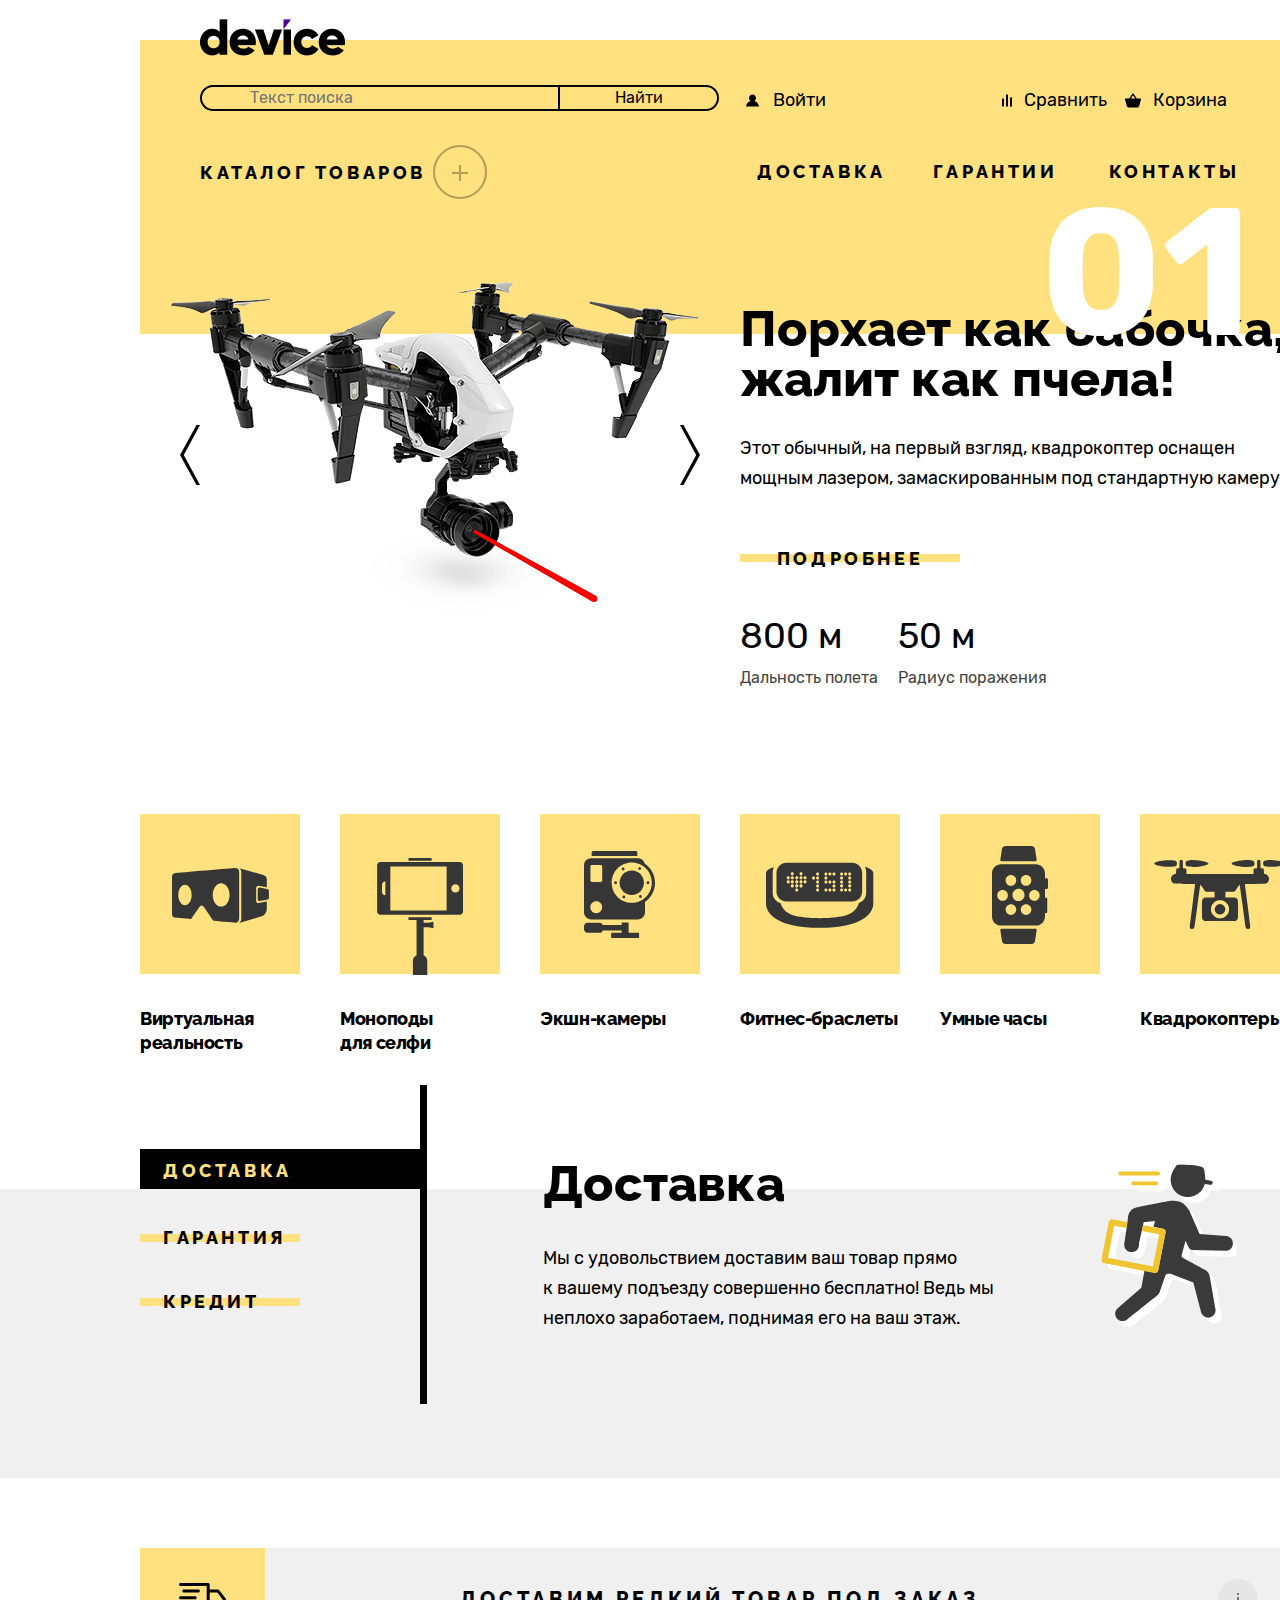
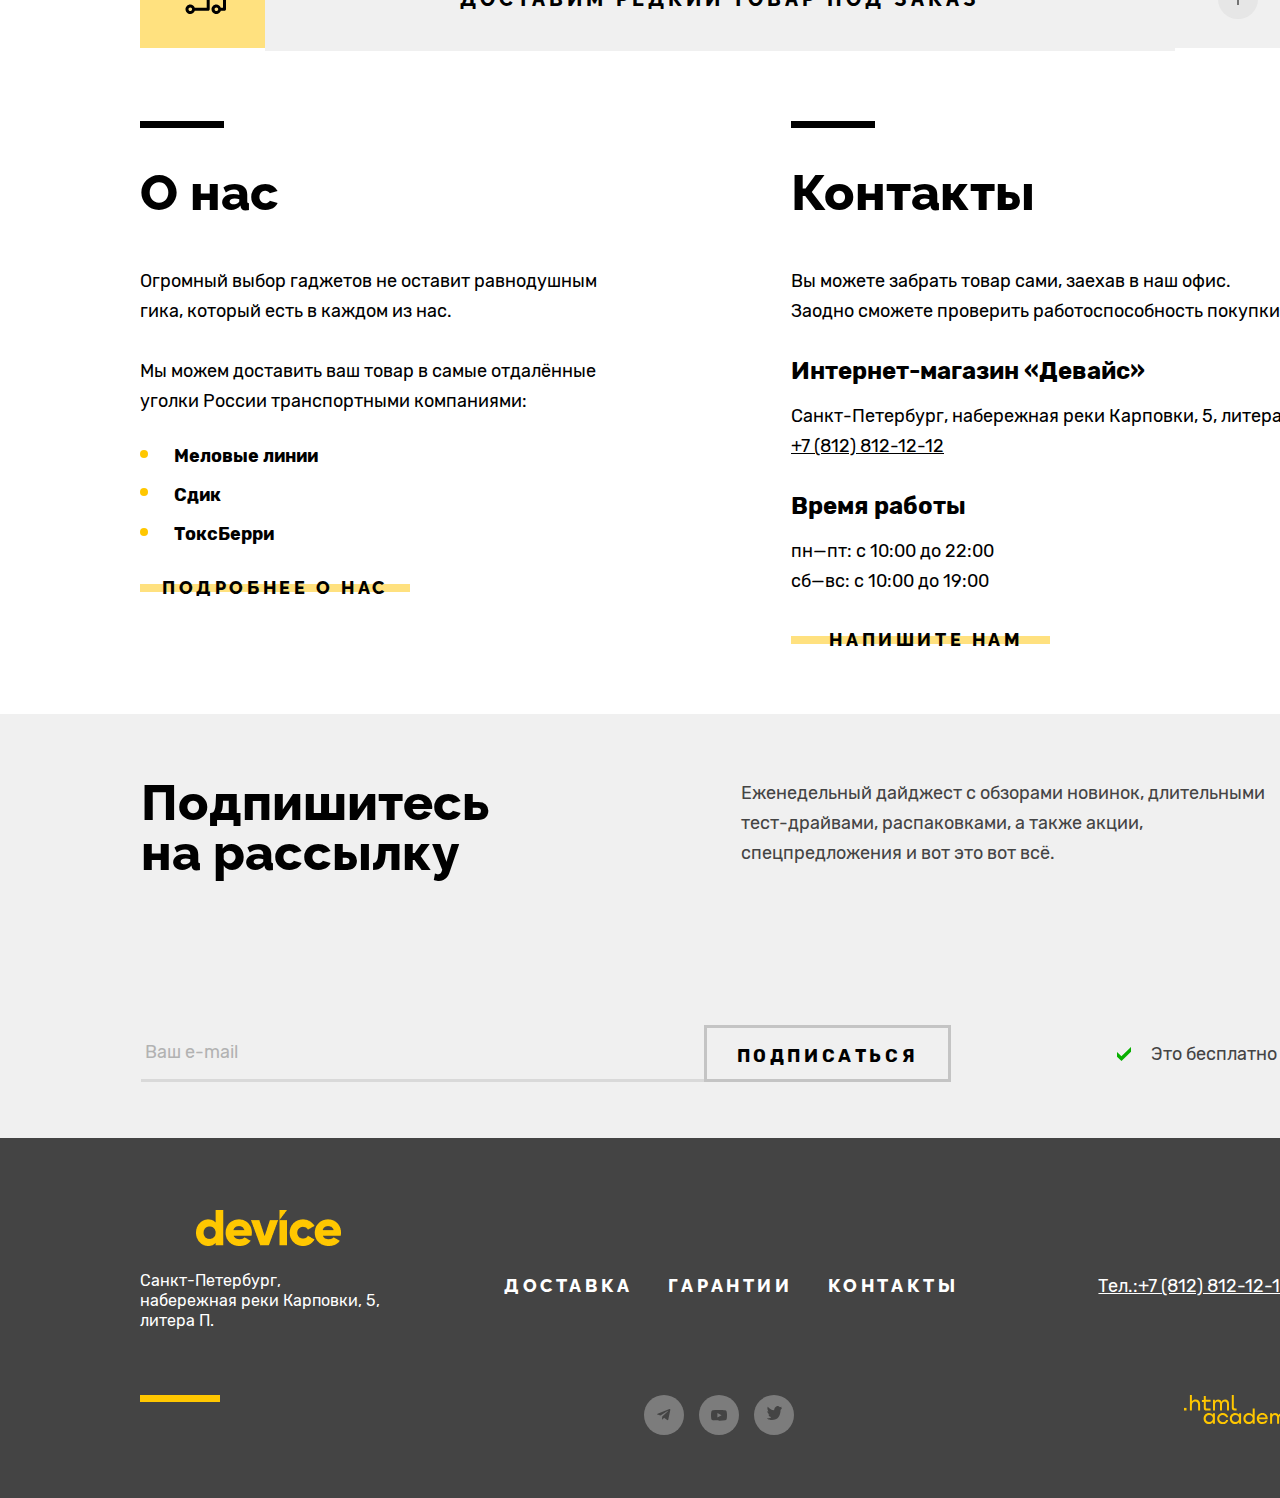
<file: index.html>
<!DOCTYPE html>
<html lang="ru">
  <head>
    <meta charset="utf-8">
    <title>HTML Academy: Девайс</title>
    <link rel="stylesheet" href="styles/style.css">
  </head>
  <body>
    <div class="conteiner">
      <header class="header">
        <h1 class="visually-hidden">device</h1>
        <a class="link header-logo" href="index.html">
          <img src="images/logo-black.png" alt="Логотип Девайс.">
        </a>
        <section class="header-search">
          <h2 class="visually-hidden">Поиск</h2>
          <form class="search-form" action="https://echo.htmlacademy.ru/" method="get">
            <input class="search-input" type="search" placeholder="Текст поиска" name="search">
            <button class="button button-search">Найти</button>
          </form>
        </section>
        <nav class="header-navigation">
          <h2 class="visually-hidden">Навигация по сайту</h2>
          <svg width="13" height="13" viewBox="0 0 13 13" fill="none" xmlns="http://www.w3.org/2000/svg">
            <path d="M0 12.3889H13C12.8 9.78892 10.9 7.58892 8.3 6.88892C9.3 6.28892 10 5.18892 10 3.88892C10 1.98892 8.4 0.388916 6.5 0.388916C4.6 0.388916 3 1.98892 3 3.88892C3 5.18892 3.7 6.28892 4.7 6.88892C2.1 7.58892 0.2 9.78892 0 12.3889Z" fill="black"/>
          </svg>
          <button class="button button-enter" type="subscribe">Войти</button>
          <svg width="10" height="13" viewBox="0 0 10 13" fill="none" xmlns="http://www.w3.org/2000/svg">
            <path d="M6 0.388916H4V12.3889H6V0.388916Z" fill="black"/>
            <path d="M2 4.38892H0V12.3889H2V4.38892Z" fill="black"/>
            <path d="M10 3.38892H8V12.3889H10V3.38892Z" fill="black"/>
          </svg>
          <ul class="header-navigation-items">
            <li class="header-navigation-item">
              <button class="button button-compare" type="button">Сравнить</button>
            </li>
            <svg width="16" height="15" viewBox="0 0 16 15" fill="none" xmlns="http://www.w3.org/2000/svg">
              <path d="M15.3 5.38892L11.8 5.58892L8.6 0.688916C8.5 0.488916 8.2 0.388916 8 0.388916C7.8 0.388916 7.5 0.488916 7.4 0.688916L4.2 5.58892H0.7C0.3 5.58892 0 5.88892 0 6.28892C0 6.38892 0 6.38892 0 6.48892L1.9 13.2889C2.1 13.9889 2.6 14.3889 3.3 14.3889H12.7C13.4 14.3889 13.9 13.9889 14.1 13.2889L16 6.38892C16 6.28892 16 6.28892 16 6.18892C16 5.78892 15.7 5.38892 15.3 5.38892ZM8 2.28892L10.2 5.48892H5.9L8 2.28892Z" fill="black"/>
            </svg>
            <li class="header-navigation-item">
              <a class="link link-basket" href="#">Корзина</a>
            </li>
          </ul>
        </nav>
        <section class="header-catalog">
          <h2 class="link header-navigation-good-link header-catalog-title">Каталог товаров</h2>
          <div class="catalog-open">
            <div class="plus-horizont"></div>
            <div class="plus-vertical"></div>
          </div>
          <ul class="catalog-menu">
            <li class="catalog-menu-item virtual-reality">
              <a class="catalog-menu-link" href="#">Виртуальная реальноть</a>
            </li>
            <li class="catalog-menu-item selfy-monopode">
              <a class="catalog-menu-link" href="#">Моноподы для селфи</a>
            </li>
            <li class="catalog-menu-item action-camera">
              <a class="catalog-menu-link" href="#">Экшн-камеры</a>
            </li>
            <li class="catalog-menu-item fitnes-braсelet">
              <a class="catalog-menu-link" href="#">Фитнес-браслеты</a>
            </li>
            <li class="catalog-menu-item smart-watch">
              <a class="catalog-menu-link" href="#">Умные часы</a>
            </li>
            <li class="catalog-menu-item quadrocopter">
              <a class="catalog-menu-link" href="#">Квадрокоптеры</a>
            </li>
          </ul>
          <ul class="header-navigation-goods">
            <li class="header-navigation-good header-delivery">
              <a class="link header-navigation-good-link" href="#">Доставка</a>
            </li>
            <li class="header-navigation-good header-garanty">
              <a class="link header-navigation-good-link" href="#">Гарантии</a>
            </li>
            <li class="header-navigation-good header-contacts">
              <a class="link header-navigation-good-link" href="#">Контакты</a>
            </li>
          </ul>
        </section>
      </header>
      <main class="main">
        <section class="good-descriptions">
          <h2 class="visually-hidden">Лидеры продаж</h2>
          <div class="slider">
            <svg class="arrow-left" width="20" height="60" viewBox="0 0 20 60" fill="none" xmlns="http://www.w3.org/2000/svg">
              <path d="M20 60H16.5L0 30L16.5 0H20L3.8 30L20 60Z" fill="black"/>
            </svg>
            <img class="photo-quadrocopter" src="images/quadrocopter.png" width="560" height="560" alt="Лидер продаж номер один - квадрокоптер">
            <svg class="arrow-right" width="20" height="60" viewBox="0 0 20 60" fill="none" xmlns="http://www.w3.org/2000/svg">
              <path d="M-5.24537e-06 1.74846e-06L3.49999 1.44248e-06L20 30L3.5 60L0 60L16.2 30L-5.24537e-06 1.74846e-06Z" fill="black"/>
            </svg>
          </div>
          <article class="good-description">
            <div class="header-number">01</div>
            <h3 class="good-description-title">Порхает как бабочка, жалит как пчела!</h3>
            <p class="good-description-item">Этот обычный, на первый взгляд, квадрокоптер оснащен<br>мощным лазером, замаскированным под стандартную камеру.</p>
            <div class="link-frame">
              <a class="link good-description-detailed" href="#"></a>
            </div>
            <ul class="good-characters">
              <li class="good-character">
                <p class="character-number">800 м</p>
                <p class="character-description">Дальность полета</p>
              </li>
              <li class="good-character">
                <p class="character-number">50 м</p>
                <p class="character-description">Радиус поражения</p>
              </li>
            </ul>
          </article>
        </section>
        <section class="good-groups">
          <h2 class="visually-hidden">Группы товаров</h2>
          <ul class="good-items">
            <li class="good-item">
              <a class="good-item-link" href="#">
                <div class="good-item-virtual">
                  <svg width="97" height="55" viewBox="0 0 97 55" fill="none" xmlns="http://www.w3.org/2000/svg">
                    <path d="M84.1314 32.639V20.003C84.1314 18.694 85.1764 17.633 86.4664 17.633L94.7924 19.214V11.02C94.7924 8.66497 93.0844 7.58897 90.5904 6.75497L67.4034 0.174968C69.0194 1.56597 69.2924 2.21497 69.2924 4.57097V49.78C69.2924 52.136 68.8424 53.846 67.3254 54.99L90.5904 47.925C92.9914 47.092 94.7924 43.709 94.7924 41.353V33.44L86.4664 35.007C85.1764 35.009 84.1314 33.947 84.1314 32.639Z" fill="#363636"/>
                    <path d="M95.1294 20.979L87.5314 19.535C86.5234 19.535 85.7074 20.364 85.7074 21.386V31.254C85.7074 32.277 86.5234 33.106 87.5314 33.106L95.1294 31.675C96.2834 31.256 96.9534 30.846 96.9534 29.823V22.83C96.9534 21.808 96.1874 21.323 95.1294 20.979Z" fill="#363636"/>
                    <path d="M67.1704 4.48297C67.1704 -0.597033 62.9384 0.0239677 62.9384 0.0239677C62.9384 0.0239677 5.83241 4.73797 2.83841 5.14497C-0.155585 5.55197 0.00141458 9.53197 0.00141458 9.53197C0.00141458 9.53197 0.000414578 42.069 0.000414578 45.812C0.000414578 49.555 2.59941 49.565 2.59941 49.565L19.0764 50.968L27.2124 39.3C27.2124 39.3 28.3214 37.472 29.7174 37.472C31.1144 37.472 32.1494 39.333 32.1494 39.333L41.2104 52.854C41.2104 52.854 60.1054 54.763 63.7314 54.763C67.3574 54.762 67.1704 49.739 67.1704 49.739C67.1704 49.739 67.1704 9.56297 67.1704 4.48297ZM12.9824 37.192C9.28442 37.192 6.28641 32.591 6.28641 26.917C6.28641 21.243 9.28442 16.642 12.9824 16.642C16.6804 16.642 19.6784 21.243 19.6784 26.917C19.6784 32.591 16.6804 37.192 12.9824 37.192ZM49.1404 38.618C44.4784 38.618 40.6994 33.379 40.6994 26.917C40.6994 20.454 44.4794 15.215 49.1404 15.215C53.8024 15.215 57.5824 20.454 57.5824 26.917C57.5824 33.379 53.8024 38.618 49.1404 38.618Z" fill="#363636"/>
                  </svg>
              </div>
              </a>
              <h3 class="good-item-title">Виртуальная реальность</h3>
            </li>
            <li class="good-item">
              <a class="good-item-link" href="#">
                <div class="good-item-selfy">
                  <svg width="87" height="117" viewBox="0 0 87 117" fill="none" xmlns="http://www.w3.org/2000/svg">
                    <path d="M82.821 4.011H3.33003C1.56903 4.011 0.142029 5.438 0.142029 7.199V53.612C0.142029 55.375 1.56903 56.801 3.33003 56.801H82.822C84.584 56.801 86.011 55.374 86.011 53.612V7.199C86.011 5.438 84.583 4.011 82.821 4.011ZM8.39203 37.236H8.16603C6.40403 37.236 4.97703 35.807 4.97703 34.047V26.764C4.97703 25.003 6.40403 23.576 8.16603 23.576H8.39203V37.236ZM69.623 52.408H13.341V8.402H69.623V52.408ZM78.4 34.552C76.111 34.552 74.254 32.697 74.254 30.405C74.254 28.113 76.11 26.258 78.4 26.258C80.691 26.258 82.548 28.113 82.548 30.405C82.548 32.697 80.691 34.552 78.4 34.552Z" fill="#363636"/>
                    <path d="M54.654 0H31.497V2.758H54.654V0Z" fill="#363636"/>
                    <path d="M46.608 64.861V61.888H54.654V59.13H31.498V61.888H39.543V97.134C37.404 98.072 35.908 100.206 35.908 102.693V117H50.243V102.693C50.243 100.207 48.748 98.072 46.607 97.136V69.146H51.403L56.454 70.359V63.648L51.403 64.861H46.608Z" fill="#363636"/>
                  </svg>
              </div>
              </a>
              <h3 class="good-item-title">Моноподы<br>для селфи</h3>
            </li>
            <li class="good-item">
              <a class="good-item-link" href="#">
                <div class="good-item-camera">
                  <svg width="72" height="87" viewBox="0 0 72 87" fill="none" xmlns="http://www.w3.org/2000/svg">
                    <path d="M53.349 1.49C53.349 0.754 52.771 0 52.038 0H9.053C8.32 0 7.672 0.754 7.672 1.49V5.012H53.348L53.349 1.49Z" fill="#363636"/>
                    <path d="M54.202 81.809H44.605V71.426H37.647V73.933H18.774C18.237 72.679 17.017 71.785 15.593 71.785H3.559C1.642 71.784 0 73.387 0 75.311V78.329C0 80.253 1.642 81.809 3.559 81.809H15.594C17.105 81.809 18.386 80.913 18.863 79.483H37.648V81.809H28.13C27.597 81.809 27.12 82.246 27.12 82.781V85.953C27.12 86.488 27.598 87.001 28.13 87.001H54.202C54.735 87.001 55.132 86.488 55.132 85.953V82.78C55.132 82.245 54.735 81.809 54.202 81.809Z" fill="#363636"/>
                    <path d="M60.666 12.39C59.805 9.453 57.099 7.34 53.895 7.34H7.148C3.25 7.34 0 10.449 0 14.361V61.261C0 65.173 3.25 68.382 7.148 68.382H53.895C57.793 68.382 61.021 65.173 61.021 61.261V50.915C67.087 46.711 71.022 39.704 71.022 31.751C71.021 23.672 66.89 16.57 60.666 12.39ZM12.238 62.151C8.979 62.151 6.337 59.501 6.337 56.23C6.337 52.96 8.979 50.308 12.238 50.308C15.497 50.308 18.14 52.96 18.14 56.23C18.14 59.501 15.497 62.151 12.238 62.151ZM18.199 29.546C18.199 30.332 17.564 30.968 16.781 30.968H7.841C7.058 30.968 6.423 30.331 6.423 29.546V15.386C6.423 14.6 7.058 13.963 7.841 13.963H16.78C17.563 13.963 18.198 14.6 18.198 15.386L18.199 29.546ZM47.762 51.858C36.686 51.858 27.705 42.848 27.705 31.735C27.705 20.622 36.685 11.611 47.762 11.611C58.839 11.611 67.82 20.621 67.82 31.735C67.82 42.849 58.839 51.858 47.762 51.858Z" fill="#363636"/>
                    <path d="M47.762 43.964C54.4932 43.964 59.95 38.4889 59.95 31.735C59.95 24.9811 54.4932 19.506 47.762 19.506C41.0308 19.506 35.574 24.9811 35.574 31.735C35.574 38.4889 41.0308 43.964 47.762 43.964Z" fill="#363636"/>
                    <path d="M31.562 33.171C32.3545 33.171 32.997 32.5285 32.997 31.736C32.997 30.9435 32.3545 30.301 31.562 30.301C30.7695 30.301 30.127 30.9435 30.127 31.736C30.127 32.5285 30.7695 33.171 31.562 33.171Z" fill="#363636"/>
                    <path d="M63.963 33.171C64.7555 33.171 65.398 32.5285 65.398 31.736C65.398 30.9435 64.7555 30.301 63.963 30.301C63.1705 30.301 62.528 30.9435 62.528 31.736C62.528 32.5285 63.1705 33.171 63.963 33.171Z" fill="#363636"/>
                    <path d="M39.109 19.429C39.9015 19.429 40.544 18.7865 40.544 17.994C40.544 17.2015 39.9015 16.559 39.109 16.559C38.3165 16.559 37.674 17.2015 37.674 17.994C37.674 18.7865 38.3165 19.429 39.109 19.429Z" fill="#363636"/>
                    <path d="M56.415 46.912C57.2048 46.912 57.845 46.2691 57.845 45.476C57.845 44.6829 57.2048 44.04 56.415 44.04C55.6252 44.04 54.985 44.6829 54.985 45.476C54.985 46.2691 55.6252 46.912 56.415 46.912Z" fill="#363636"/>
                    <path d="M55.697 19C56.4895 19 57.132 18.3575 57.132 17.565C57.132 16.7725 56.4895 16.13 55.697 16.13C54.9045 16.13 54.262 16.7725 54.262 17.565C54.262 18.3575 54.9045 19 55.697 19Z" fill="#363636"/>
                    <path d="M39.828 47.341C40.6205 47.341 41.263 46.6985 41.263 45.906C41.263 45.1135 40.6205 44.471 39.828 44.471C39.0355 44.471 38.393 45.1135 38.393 45.906C38.393 46.6985 39.0355 47.341 39.828 47.341Z" fill="#363636"/>
                  </svg>
              </div>
              </a>
              <h3 class="good-item-title">Экшн-камеры</h3>
            </li>
            <li class="good-item">
              <a class="good-item-link" href="#">
                <div class="good-item-bracelet">
                  <svg width="108" height="66" viewBox="0 0 108 66" fill="none" xmlns="http://www.w3.org/2000/svg">
                    <path d="M98.967 5.07411C99.719 6.51511 100.176 8.15411 100.176 9.89211V30.9941C100.176 35.6101 97.084 39.5211 92.93 40.8941C91.605 44.8811 89.152 48.7481 84.879 51.3261C76.203 56.5571 53.755 56.1631 53.681 56.1631C53.603 56.1631 31.168 56.5581 22.492 51.3261C18.276 48.7811 15.784 44.9791 14.45 41.0471C10.032 39.8381 6.694 35.7961 6.694 30.9941V9.89311C6.694 8.20511 7.121 6.61111 7.833 5.20011C4.17 6.10911 0 7.91811 0 11.4341C0 17.6771 0 37.1211 0 41.4171C0 51.6681 11.839 65.8501 53.657 65.8501C95.477 65.8501 107.314 51.6681 107.314 41.4171C107.314 37.1211 107.314 17.6771 107.314 11.4341C107.313 7.75011 102.738 5.94011 98.967 5.07411Z" fill="#363636"/>
                    <path d="M20.561 39.4591H86.084C91.648 39.4591 96.158 34.9461 96.158 29.3821V10.9351C96.158 5.37211 91.648 0.860107 86.084 0.860107H20.561C14.997 0.860107 10.486 5.37111 10.486 10.9351V29.3821C10.486 34.9461 14.997 39.4591 20.561 39.4591ZM83.695 10.4681C84.562 10.4681 85.264 11.1711 85.264 12.0381C85.264 12.9041 84.562 13.6071 83.695 13.6071C82.828 13.6071 82.127 12.9041 82.127 12.0381C82.127 11.1701 82.828 10.4681 83.695 10.4681ZM83.695 14.5071C84.562 14.5071 85.264 15.2101 85.264 16.0751C85.264 16.9421 84.562 17.6441 83.695 17.6441C82.828 17.6441 82.127 16.9421 82.127 16.0751C82.127 15.2101 82.828 14.5071 83.695 14.5071ZM83.695 18.5461C84.562 18.5461 85.264 19.2481 85.264 20.1151C85.264 20.9811 84.562 21.6841 83.695 21.6841C82.828 21.6841 82.127 20.9811 82.127 20.1151C82.127 19.2481 82.828 18.5461 83.695 18.5461ZM83.695 22.3731C84.562 22.3731 85.264 23.0771 85.264 23.9421C85.264 24.8091 84.562 25.5101 83.695 25.5101C82.828 25.5101 82.127 24.8091 82.127 23.9421C82.127 23.0761 82.828 22.3731 83.695 22.3731ZM83.695 26.4121C84.562 26.4121 85.264 27.1141 85.264 27.9811C85.264 28.8461 84.562 29.5491 83.695 29.5491C82.828 29.5491 82.127 28.8451 82.127 27.9811C82.127 27.1141 82.828 26.4121 83.695 26.4121ZM79.656 10.4681C80.523 10.4681 81.224 11.1711 81.224 12.0381C81.224 12.9041 80.523 13.6071 79.656 13.6071C78.791 13.6071 78.088 12.9041 78.088 12.0381C78.088 11.1701 78.791 10.4681 79.656 10.4681ZM79.656 26.4121C80.523 26.4121 81.224 27.1141 81.224 27.9811C81.224 28.8461 80.523 29.5491 79.656 29.5491C78.791 29.5491 78.088 28.8451 78.088 27.9811C78.088 27.1141 78.791 26.4121 79.656 26.4121ZM75.619 10.4681C76.484 10.4681 77.187 11.1711 77.187 12.0381C77.187 12.9041 76.484 13.6071 75.619 13.6071C74.752 13.6071 74.05 12.9041 74.05 12.0381C74.05 11.1701 74.752 10.4681 75.619 10.4681ZM75.619 14.5071C76.484 14.5071 77.187 15.2101 77.187 16.0751C77.187 16.9421 76.484 17.6441 75.619 17.6441C74.752 17.6441 74.05 16.9421 74.05 16.0751C74.05 15.2101 74.752 14.5071 75.619 14.5071ZM75.619 18.5461C76.484 18.5461 77.187 19.2481 77.187 20.1151C77.187 20.9811 76.484 21.6841 75.619 21.6841C74.752 21.6841 74.05 20.9811 74.05 20.1151C74.05 19.2481 74.752 18.5461 75.619 18.5461ZM75.619 22.3731C76.484 22.3731 77.187 23.0771 77.187 23.9421C77.187 24.8091 76.484 25.5101 75.619 25.5101C74.752 25.5101 74.05 24.8091 74.05 23.9421C74.05 23.0761 74.752 22.3731 75.619 22.3731ZM75.619 26.4121C76.484 26.4121 77.187 27.1141 77.187 27.9811C77.187 28.8461 76.484 29.5491 75.619 29.5491C74.752 29.5491 74.05 28.8451 74.05 27.9811C74.05 27.1141 74.752 26.4121 75.619 26.4121ZM67.965 10.4681C68.832 10.4681 69.533 11.1711 69.533 12.0381C69.533 12.9041 68.832 13.6071 67.965 13.6071C67.098 13.6071 66.397 12.9041 66.397 12.0381C66.396 11.1701 67.1 10.4681 67.965 10.4681ZM67.965 18.5461C68.832 18.5461 69.533 19.2481 69.533 20.1151C69.533 20.9811 68.832 21.6841 67.965 21.6841C67.098 21.6841 66.397 20.9811 66.397 20.1151C66.396 19.2481 67.1 18.5461 67.965 18.5461ZM67.965 22.4271C68.832 22.4271 69.533 23.1281 69.533 23.9951C69.533 24.8601 68.832 25.5641 67.965 25.5641C67.098 25.5641 66.397 24.8601 66.397 23.9951C66.396 23.1281 67.1 22.4271 67.965 22.4271ZM67.965 26.4121C68.832 26.4121 69.533 27.1141 69.533 27.9811C69.533 28.8461 68.832 29.5491 67.965 29.5491C67.098 29.5491 66.397 28.8451 66.397 27.9811C66.396 27.1141 67.1 26.4121 67.965 26.4121ZM63.926 10.4681C64.793 10.4681 65.496 11.1711 65.496 12.0381C65.496 12.9041 64.793 13.6071 63.926 13.6071C63.061 13.6071 62.357 12.9041 62.357 12.0381C62.356 11.1701 63.061 10.4681 63.926 10.4681ZM63.926 18.5461C64.793 18.5461 65.496 19.2481 65.496 20.1151C65.496 20.9811 64.793 21.6841 63.926 21.6841C63.061 21.6841 62.357 20.9811 62.357 20.1151C62.356 19.2481 63.061 18.5461 63.926 18.5461ZM63.926 26.4121C64.793 26.4121 65.496 27.1141 65.496 27.9811C65.496 28.8461 64.793 29.5491 63.926 29.5491C63.061 29.5491 62.357 28.8451 62.357 27.9811C62.356 27.1141 63.061 26.4121 63.926 26.4121ZM59.888 10.4681C60.753 10.4681 61.457 11.1711 61.457 12.0381C61.457 12.9041 60.753 13.6071 59.888 13.6071C59.021 13.6071 58.32 12.9041 58.32 12.0381C58.319 11.1701 59.021 10.4681 59.888 10.4681ZM59.888 14.5071C60.753 14.5071 61.457 15.2101 61.457 16.0751C61.457 16.9421 60.753 17.6441 59.888 17.6441C59.021 17.6441 58.32 16.9421 58.32 16.0751C58.319 15.2101 59.021 14.5071 59.888 14.5071ZM59.888 18.5461C60.753 18.5461 61.457 19.2481 61.457 20.1151C61.457 20.9811 60.753 21.6841 59.888 21.6841C59.021 21.6841 58.32 20.9811 58.32 20.1151C58.319 19.2481 59.021 18.5461 59.888 18.5461ZM59.888 26.4121C60.753 26.4121 61.457 27.1141 61.457 27.9811C61.457 28.8461 60.753 29.5491 59.888 29.5491C59.021 29.5491 58.32 28.8451 58.32 27.9811C58.319 27.1141 59.021 26.4121 59.888 26.4121ZM51.598 10.4681C52.465 10.4681 53.167 11.1711 53.167 12.0381C53.167 12.9041 52.465 13.6071 51.598 13.6071C50.731 13.6071 50.03 12.9041 50.03 12.0381C50.029 11.1701 50.731 10.4681 51.598 10.4681ZM51.598 14.5071C52.465 14.5071 53.167 15.2101 53.167 16.0751C53.167 16.9421 52.465 17.6441 51.598 17.6441C50.731 17.6441 50.03 16.9421 50.03 16.0751C50.029 15.2101 50.731 14.5071 51.598 14.5071ZM51.598 18.5461C52.465 18.5461 53.167 19.2481 53.167 20.1151C53.167 20.9811 52.465 21.6841 51.598 21.6841C50.731 21.6841 50.03 20.9811 50.03 20.1151C50.029 19.2481 50.731 18.5461 51.598 18.5461ZM51.598 22.4271C52.465 22.4271 53.167 23.1281 53.167 23.9951C53.167 24.8601 52.465 25.5641 51.598 25.5641C50.731 25.5641 50.03 24.8601 50.03 23.9951C50.029 23.1281 50.731 22.4271 51.598 22.4271ZM51.598 26.4121C52.465 26.4121 53.167 27.1141 53.167 27.9811C53.167 28.8461 52.465 29.5491 51.598 29.5491C50.731 29.5491 50.03 28.8451 50.03 27.9811C50.029 27.1141 50.731 26.4121 51.598 26.4121ZM47.559 14.5071C48.426 14.5071 49.127 15.2101 49.127 16.0751C49.127 16.9421 48.426 17.6441 47.559 17.6441C46.692 17.6441 45.99 16.9421 45.99 16.0751C45.99 15.2101 46.691 14.5071 47.559 14.5071ZM39.057 14.2951C39.922 14.2951 40.626 14.9981 40.626 15.8631C40.626 16.7301 39.922 17.4321 39.057 17.4321C38.19 17.4321 37.486 16.7291 37.486 15.8631C37.486 14.9981 38.189 14.2951 39.057 14.2951ZM39.057 18.3331C39.922 18.3331 40.626 19.0361 40.626 19.9031C40.626 20.7691 39.922 21.4731 39.057 21.4731C38.19 21.4731 37.486 20.7691 37.486 19.9031C37.486 19.0361 38.189 18.3331 39.057 18.3331ZM35.018 10.2551C35.883 10.2551 36.586 10.9581 36.586 11.8251C36.586 12.6911 35.882 13.3931 35.018 13.3931C34.151 13.3931 33.449 12.6901 33.449 11.8251C33.449 10.9581 34.15 10.2551 35.018 10.2551ZM35.018 14.2951C35.883 14.2951 36.586 14.9981 36.586 15.8631C36.586 16.7301 35.882 17.4321 35.018 17.4321C34.151 17.4321 33.449 16.7291 33.449 15.8631C33.449 14.9981 34.15 14.2951 35.018 14.2951ZM35.018 18.3331C35.883 18.3331 36.586 19.0361 36.586 19.9031C36.586 20.7691 35.882 21.4731 35.018 21.4731C34.151 21.4731 33.449 20.7691 33.449 19.9031C33.449 19.0361 34.15 18.3331 35.018 18.3331ZM35.018 22.3731C35.883 22.3731 36.586 23.0771 36.586 23.9421C36.586 24.8091 35.882 25.5101 35.018 25.5101C34.151 25.5101 33.449 24.8091 33.449 23.9421C33.449 23.0761 34.15 22.3731 35.018 22.3731ZM30.764 14.2951C31.631 14.2951 32.333 14.9981 32.333 15.8631C32.333 16.7301 31.631 17.4321 30.764 17.4321C29.897 17.4321 29.196 16.7291 29.196 15.8631C29.196 14.9981 29.897 14.2951 30.764 14.2951ZM30.764 18.3331C31.631 18.3331 32.333 19.0361 32.333 19.9031C32.333 20.7691 31.631 21.4731 30.764 21.4731C29.897 21.4731 29.196 20.7691 29.196 19.9031C29.196 19.0361 29.897 18.3331 30.764 18.3331ZM30.764 22.3731C31.631 22.3731 32.333 23.0771 32.333 23.9421C32.333 24.8091 31.631 25.5101 30.764 25.5101C29.897 25.5101 29.196 24.8091 29.196 23.9421C29.196 23.0761 29.897 22.3731 30.764 22.3731ZM30.764 26.4121C31.631 26.4121 32.333 27.1141 32.333 27.9811C32.333 28.8461 31.631 29.5491 30.764 29.5491C29.897 29.5491 29.196 28.8451 29.196 27.9811C29.196 27.1141 29.897 26.4121 30.764 26.4121ZM26.3 10.2551C27.167 10.2551 27.871 10.9581 27.871 11.8251C27.871 12.6911 27.167 13.3931 26.3 13.3931C25.435 13.3931 24.731 12.6901 24.731 11.8251C24.731 10.9581 25.435 10.2551 26.3 10.2551ZM26.3 14.2951C27.167 14.2951 27.871 14.9981 27.871 15.8631C27.871 16.7301 27.167 17.4321 26.3 17.4321C25.435 17.4321 24.731 16.7291 24.731 15.8631C24.731 14.9981 25.435 14.2951 26.3 14.2951ZM26.3 18.3331C27.167 18.3331 27.871 19.0361 27.871 19.9031C27.871 20.7691 27.167 21.4731 26.3 21.4731C25.435 21.4731 24.731 20.7691 24.731 19.9031C24.731 19.0361 25.435 18.3331 26.3 18.3331ZM26.3 22.3731C27.167 22.3731 27.871 23.0771 27.871 23.9421C27.871 24.8091 27.167 25.5101 26.3 25.5101C25.435 25.5101 24.731 24.8091 24.731 23.9421C24.731 23.0761 25.435 22.3731 26.3 22.3731ZM22.263 14.2951C23.128 14.2951 23.832 14.9981 23.832 15.8631C23.832 16.7301 23.128 17.4321 22.263 17.4321C21.396 17.4321 20.694 16.7291 20.694 15.8631C20.694 14.9981 21.396 14.2951 22.263 14.2951ZM22.263 18.3331C23.128 18.3331 23.832 19.0361 23.832 19.9031C23.832 20.7691 23.128 21.4731 22.263 21.4731C21.396 21.4731 20.694 20.7691 20.694 19.9031C20.694 19.0361 21.396 18.3331 22.263 18.3331Z" fill="#363636"/>
                  </svg>
              </div>
              </a>
              <h3 class="good-item-title">Фитнес-браслеты</h3>
            </li>
            <li class="good-item">
              <a class="good-item-link" href="#">
                <div class="good-item-watch">
                  <svg width="57" height="98" viewBox="0 0 57 98" fill="none" xmlns="http://www.w3.org/2000/svg">
                    <path d="M54.494 32.197H52.979V27.557C52.979 22.505 48.892 18.371 43.897 18.371H9.082C4.086 18.372 0 22.505 0 27.557V70.425C0 75.477 4.087 79.61 9.083 79.61H43.898C48.893 79.61 52.98 75.477 52.98 70.425V67.01H54.495C54.91 67.01 55.252 66.666 55.252 66.246V52.467C55.252 52.046 54.91 51.701 54.495 51.701H52.98V42.913H54.495C55.327 42.913 56.009 42.225 56.009 41.382V33.728C56.008 32.886 55.326 32.197 54.494 32.197ZM34.082 29.088C37.008 29.088 39.381 31.486 39.381 34.446C39.381 37.406 37.008 39.804 34.082 39.804C31.156 39.804 28.784 37.406 28.784 34.446C28.784 31.486 31.156 29.088 34.082 29.088ZM18.945 29.088C21.87 29.088 24.243 31.486 24.243 34.446C24.243 37.406 21.87 39.804 18.945 39.804C16.019 39.804 13.647 37.406 13.647 34.446C13.647 31.486 16.019 29.088 18.945 29.088ZM5.297 49.397C5.297 46.438 7.668 44.039 10.595 44.039C13.521 44.039 15.893 46.438 15.893 49.397C15.893 52.356 13.52 54.755 10.595 54.755C7.668 54.756 5.297 52.356 5.297 49.397ZM18.945 68.894C16.019 68.894 13.647 66.496 13.647 63.536C13.647 60.576 16.019 58.178 18.945 58.178C21.87 58.178 24.243 60.576 24.243 63.536C24.243 66.496 21.87 68.894 18.945 68.894ZM20.435 48.991C20.435 45.609 23.146 42.867 26.49 42.867C29.834 42.867 32.545 45.609 32.545 48.991C32.545 52.373 29.834 55.115 26.49 55.115C23.146 55.114 20.435 52.373 20.435 48.991ZM34.082 68.894C31.156 68.894 28.784 66.496 28.784 63.536C28.784 60.576 31.156 58.178 34.082 58.178C37.008 58.178 39.381 60.576 39.381 63.536C39.381 66.496 37.008 68.894 34.082 68.894ZM42.384 54.756C39.457 54.756 37.086 52.357 37.086 49.398C37.086 46.439 39.457 44.04 42.384 44.04C45.31 44.04 47.682 46.439 47.682 49.398C47.682 52.356 45.31 54.756 42.384 54.756Z" fill="#363636"/>
                    <path d="M9.646 15.31H43.333C44.176 15.31 44.765 14.629 44.639 13.796L43.023 3.028C43.023 3.028 43.023 3.027 43.021 3.026C42.771 1.362 41.189 0 39.506 0H13.474C11.788 0 10.206 1.362 9.957 3.028L8.342 13.795C8.217 14.628 8.803 15.31 9.646 15.31Z" fill="#363636"/>
                    <path d="M43.333 82.671H9.646C8.803 82.671 8.217 83.354 8.342 84.187L9.957 94.954C10.207 96.62 11.789 97.982 13.473 97.982H39.505C41.189 97.982 42.771 96.62 43.022 94.956V94.954L44.637 84.187C44.765 83.354 44.176 82.671 43.333 82.671Z" fill="#363636"/>
                  </svg>
              </div>
              </a>
              <h3 class="good-item-title">Умные часы</h3>
            </li>
            <li class="good-item">
              <a class="good-item-link" href="#">
                <div class="good-item-quadrocopter">
                  <svg width="133" height="70" viewBox="0 0 133 70" fill="none" xmlns="http://www.w3.org/2000/svg">
                    <path d="M12.0523 0.257913C6.50738 0.745213 1.83838 1.85073 0.575275 2.93033C-0.147425 3.54653 -0.147425 3.54653 0.342875 4.08653C0.987375 4.80623 4.05628 5.73151 7.59048 6.32281C11.5885 6.99081 20.1003 7.01622 21.3136 6.37412C22.5255 5.70612 22.9376 4.96048 22.9376 3.39268C22.9376 1.77398 22.3185 0.976689 20.7198 0.540189C19.274 0.154289 14.9415 1.33812e-05 12.0523 0.257913Z" fill="#363636"/>
                    <path d="M25.7745 0.488281C25.6451 0.771481 25.5162 2.5962 25.5162 4.6001C25.5162 8.6611 25.6715 8.3784 23.3243 8.5332L22.2935 8.6103L22.0352 13.6986L20.8487 13.9818C18.2696 14.6498 16.8497 16.577 17.0572 19.2762C17.1851 21.2034 18.088 22.617 19.6358 23.3631C20.7447 23.8763 21.1055 23.9012 30.8819 23.9012C36.4268 23.9012 41.0191 23.9798 41.0704 24.0819C41.1212 24.2103 39.961 33.4891 38.4908 44.7206C37.046 55.9511 35.8077 65.7177 35.7823 66.3866C35.731 68.0038 36.6085 69.0077 38.13 69.0077C39.3673 69.0077 40.1417 68.3661 40.4513 67.1063C40.5807 66.5926 41.9469 56.7733 43.4694 45.285C44.9914 33.8221 46.3322 24.4163 46.4098 24.4163C46.5128 24.4163 47.4928 25.8294 48.6022 27.552C51.5421 32.178 51.0011 31.8689 56.2375 31.8689H60.5959V37.4987L55.4631 37.5758C50.7429 37.6529 50.2531 37.7028 49.5818 38.191C48.009 39.3482 47.9568 39.606 47.9568 49.1676C47.9568 58.7018 47.9832 58.9596 49.4793 60.2174L50.3304 60.9127H81.6956L82.5462 60.2174C84.0423 58.9596 84.0667 58.7018 84.0667 49.1676C84.0667 39.6061 84.0159 39.3483 82.4437 38.191C81.7728 37.7027 81.2826 37.6529 76.5619 37.5758L71.4301 37.4987V31.8689H75.7895C81.0239 31.8689 80.4829 32.178 83.4233 27.552C84.5337 25.8293 85.5131 24.4163 85.6167 24.4163C85.6929 24.4163 87.0356 33.8221 88.5562 45.285C90.0787 56.7733 91.4458 66.5926 91.5748 67.1063C91.8844 68.3661 92.6568 69.0077 93.8961 69.0077C95.4176 69.0077 96.2955 68.0038 96.2428 66.3866C96.2174 65.7177 94.9791 55.9511 93.5338 44.7206C92.065 33.4892 90.9029 24.2103 90.9557 24.0819C91.0065 23.9798 95.5973 23.9012 101.145 23.9012C110.921 23.9012 111.281 23.8763 112.389 23.3631C113.937 22.617 114.839 21.2034 114.968 19.2762C115.175 16.577 113.757 14.6497 111.177 13.9818L109.99 13.6986L109.734 8.6103L108.702 8.5332C106.355 8.3784 106.508 8.6611 106.508 4.6001C106.508 2.5962 106.38 0.771481 106.252 0.488281C106.045 0.128381 105.709 0 104.884 0C104.265 0 103.646 0.128394 103.464 0.308594C103.258 0.514194 103.155 1.77392 103.155 4.24072C103.155 6.70802 103.052 7.9678 102.845 8.1728C102.666 8.3525 101.944 8.48091 101.196 8.48091C99.5699 8.48091 99.5445 8.53311 99.5445 11.5913V13.8784H32.4806V11.5913C32.4806 8.53321 32.4557 8.48091 30.8307 8.48091C30.0822 8.48091 29.3605 8.3525 29.1803 8.1728C28.9728 7.9677 28.8702 6.70802 28.8702 4.24072C28.8702 1.77392 28.7672 0.514094 28.5606 0.308594C28.3799 0.128394 27.7603 0 27.1417 0C26.317 0 25.9815 0.128481 25.7745 0.488281ZM68.6173 40.6084C71.506 41.5068 74.0089 44.001 74.7833 46.7764C75.2218 48.3194 75.0929 50.9922 74.4991 52.5596C73.8028 54.4346 71.8145 56.5694 69.9337 57.4951C68.6437 58.1367 68.1798 58.2139 66.0128 58.2139C63.8463 58.2139 63.3819 58.1368 62.0924 57.4951C60.2081 56.5693 58.2233 54.4346 57.5265 52.5596C56.9337 50.9922 56.8038 48.3194 57.2428 46.7764C57.9908 44.0528 60.4923 41.5069 63.3043 40.6084C65.3165 39.9659 66.6046 39.9659 68.6173 40.6084Z" fill="#363636"/>
                    <path d="M63.794 44.4375C61.7574 45.3633 60.2872 48.0869 60.7252 50.168C61.4991 53.8448 65.5484 55.7207 68.7208 53.8701C70.7062 52.7119 71.712 50.3232 71.172 48.0869C70.6036 45.6963 68.4376 43.9492 66.0128 43.9492C65.3673 43.9493 64.3873 44.1807 63.794 44.4375Z" fill="#363636"/>
                    <path d="M36.0919 0.154283C32.1715 0.822283 31.5787 1.28518 31.5787 3.59808C31.5787 5.42278 32.0426 6.0141 33.8468 6.5537C35.3966 7.0161 41.0192 7.06787 44.3468 6.68207C51.2076 5.85977 55.6686 4.13766 54.0455 2.93006C52.7804 2.03016 49.1432 1.05358 44.9913 0.539977C42.5157 0.231977 36.9952 -1.67042e-05 36.0919 0.154283Z" fill="#363636"/>
                    <path d="M89.4845 0.257917C83.1652 0.848217 77.6202 2.339 77.6202 3.4439C77.6202 5.1661 85.461 6.91361 93.2501 6.93951C99.0538 6.93951 100.446 6.2974 100.446 3.5982C100.446 1.774 99.8273 0.976616 98.0734 0.514216C96.4239 0.102616 92.3985 1.71959e-05 89.4845 0.257917Z" fill="#363636"/>
                    <path d="M112.776 0.283308C110.996 0.514308 109.758 1.05383 109.346 1.77403C108.959 2.54453 109.036 4.67781 109.5 5.34581C110.428 6.65681 111.152 6.81109 116.568 6.81109C120.23 6.81109 122.37 6.68221 124.435 6.32281C127.969 5.73151 131.038 4.80623 131.683 4.08653C132.173 3.54653 132.173 3.54653 131.45 2.93033C130.109 1.79943 125.492 0.745217 119.534 0.257917C116.053 -0.0252828 115.046 -0.0252922 112.776 0.283308Z" fill="#363636"/>
                  </svg>
              </div>
              </a>
              <h3 class="good-item-title">Квадрокоптеры</h3>
            </li>
          </ul>
        </section>
        <div class="container-service">
          <section class="main-navigation">
            <h2 class="visually-hidden">Услуги</h2>
            <ul class="main-navigation-items">
              <li class="main-navigation-item main-navigation-item-dark">
                <a href="#" class="link main-navigation-link main-navigation-link-delivery"></a>
              </li>
              <li class="main-navigation-item main-navigation-item-light">
                <a href="#" class="link main-navigation-link main-navigation-link-garanty"></a>
              </li>
              <li class="main-navigation-item main-navigation-item-light">
                <a href="#" class="link main-navigation-link main-navigation-link-credit"></a>
              </li>
            </ul>
            <article class="main-navigation-item-service">
              <h2 class="main-navigation-item-title">Доставка</h2>
              <p class="main-navigation-item-service-description">Мы с удовольствием доставим ваш товар прямо<br>к вашему подъезду совершенно бесплатно! Ведь мы неплохо заработаем, поднимая его на ваш этаж.</p>
            </article>
          </section>
        </div>
        <section class="delivery">
          <div class="delivery-lorry"></div>
          <a href="#" class="link delivery-products">Доставим редкий товар под заказ</a>
          <div class="delivery-information">
            <div class="delivery-information-sign">
              <div class="i-up"></div>
              <div class="i-down"></div>
            </div>
          </div>
        </section>
        <section class="company">
          <h3 class="visually-hidden">О нас и контакты</h3>
          <section class="company-about">
            <h4 class="visually-hidden">О нас и наши контакты</h4>
            <div class="about-us">
              <div class="line"></div>
              <h5 class="company-about-title">О нас</h5>
              <p class="company-about-inform">Огромный выбор гаджетов не оставит равнодушным гика, который есть в каждом из нас.</p>
              <p class="company-about-inform">Мы можем доставить ваш товар в самые отдалённые уголки России транспортными компаниями:</p>
              <ul class="company-about-inform-list">
                <li class="company-about-inform-item company-about-inform-item-1">Меловые линии</li>
                <li class="company-about-inform-item company-about-inform-item-2">Сдик</li>
                <li class="company-about-inform-item company-about-inform-item-3">ТоксБерри</li>
              </ul>
              <div class="company-about-detailed-box">
                <a class="link company-about-detailed" href="#"></a>
              </div>
            </div>
            <div class="about-us">
              <div class="line"></div>
              <h4 class="company-about-title">Контакты</h4>
              <p class="company-about-inform company-contact-inform">Вы можете забрать товар сами, заехав в наш офис. Заодно сможете проверить работоспособность покупки.</p>
              <h5 class="company-contact-title">Интернет-магазин «Девайс»</h5>
              <p class="company-about-inform company-contact-adress">Санкт-Петербург, набережная реки Карповки, 5, литера П.</p>
              <a href="tel:+78128121212" class="link contact-phone">+7 (812) 812-12-12</a>
              <h5 class="company-contact-title">Время работы</h5>
              <p class="company-about-weekday">пн—пт: с 10:00 до 22:00</p>
              <p class="company-about-weekend">сб—вс: с 10:00 до 19:00</p>
              <div class="company-contact-detailed-box">
                <a class="link company-contact-detailed" href="#"></a>
              </div>
            </div>
          </section>
        </section>
        <div class="container-mailing">
          <section class="mailing">
            <h2 class="mailing-title">Подпишитесь на рассылку</h2>
            <p class="mailing-inform">Еженедельный дайджест с обзорами новинок, длительными тест-драйвами, распаковками, а также акции, спецпредложения и вот это вот всё.</p>
            <form class="email" action="https://echo.htmlacademy.ru/" method="post">
              <input class="email-input" type="email" name="email" placeholder="Ваш e-mail" required>
              <button class="button button-subscribe" type="submit">Подписаться</button>
            </form>
            <label class="checkbox" for="checkbox">
              <input class="control-input visually-hidden" type="checkbox" id="checkbox" name="checkbox" checked>Это бесплатно
              <span class="control-mark"></span>
            </label>
          </section>
        </div>
      </main>
      <footer class="footer">
        <a class="link footer-logo" href="index.html">
          <img src="images/logo-yellow.png" alt="Логотип Девайс.">
        </a>
        <p class="footer-adress">Санкт-Петербург, набережная реки Карповки, 5, литера П.</p>
        <ul class="footer-navigation-goods">
          <li class="footer-navigation-good">
            <a class="link footer-navigation-good-link" href="#">Доставка</a>
          </li>
          <li class="footer-navigation-good">
            <a class="link footer-navigation-good-link" href="#">Гарантии</a>
          </li>
          <li class="footer-navigation-good">
            <a class="link footer-navigation-good-link" href="#">Контакты</a>
          </li>
        </ul>
        <a href="tel:+78128121212" class="contact-phone contact-phone-white">Тел.:+7 (812) 812-12-12</a>
        <div class="footer-line"></div>
        <section class="footer-social">
          <h2 class="footer-social-title visually-hidden">Социальные сети</h2>
          <ul class="footer-social-list">
            <li class="footer-social-item">
                <a href="https://vk.com/htmlacademy_ru" class="footer-social-link">
                  <svg width="14" height="12" viewBox="0 0 14 12" fill="none" xmlns="http://www.w3.org/2000/svg">
                    <path d="M12.4431 0.0735832L0.623071 4.63158C-0.183596 4.95558 -0.178929 5.40558 0.475071 5.60625L3.50974 6.55292L10.5311 2.12292C10.8631 1.92092 11.1664 2.02958 10.9171 2.25092L5.2284 7.38492H5.22707L5.2284 7.38558L5.01907 10.5136C5.32574 10.5136 5.46107 10.3729 5.63307 10.2069L7.10707 8.77358L10.1731 11.0382C10.7384 11.3496 11.1444 11.1896 11.2851 10.5149L13.2977 1.02958C13.5037 0.203583 12.9824 -0.170417 12.4431 0.0735832Z" fill="#444444"/>
                  </svg>
                  <span class="visually-hidden">Телеграм</span>
                </a>
            </li>
            <li class="footer-social-item">
                <a href="https://telegram.com/htmlacademy_ru" class="footer-social-link">
                  <svg width="16" height="11" viewBox="0 0 16 11" fill="none" xmlns="http://www.w3.org/2000/svg">
                    <path d="M15.6671 1.67464C15.5765 1.35146 15.4 1.05887 15.1564 0.827973C14.9059 0.589975 14.5989 0.41973 14.2644 0.333306C13.0124 0.00330585 7.99641 0.00330593 7.99641 0.00330593C5.9053 -0.0204856 3.8147 0.0841556 1.73641 0.316639C1.40187 0.409448 1.09545 0.583497 0.844411 0.823306C0.597745 1.06064 0.419078 1.35331 0.325745 1.67397C0.10154 2.8818 -0.00739387 4.1082 0.000411455 5.33664C-0.00758854 6.56397 0.101078 7.78997 0.325745 8.99931C0.417078 9.31864 0.595078 9.60997 0.842411 9.84531C1.08974 10.0806 1.39774 10.2506 1.73641 10.3406C3.00508 10.67 7.99641 10.67 7.99641 10.67C10.0902 10.6938 12.1835 10.5892 14.2644 10.3566C14.5989 10.2702 14.9059 10.1 15.1564 9.86197C15.3999 9.63112 15.5762 9.33849 15.6664 9.01531C15.8965 7.80794 16.0083 6.58103 16.0004 5.35197C16.0177 4.11771 15.906 2.88502 15.6671 1.67397V1.67464ZM6.40174 7.61931V3.05464L10.5751 5.33731L6.40174 7.61931Z" fill="#444444"/>
                  </svg>
                  <span class="visually-hidden">Youtube</span>
                </a>
            </li>
            <li class="footer-social-item">
                <a href="https://youtube.com/htmlacademy_ru" class="footer-social-link">
                  <svg width="15" height="15" viewBox="0 0 15 15" fill="none" xmlns="http://www.w3.org/2000/svg">
                    <path d="M9.7 0.155143C11.2 -0.344857 12.3 0.455143 12.9 1.25514C13.4 1.05514 14 0.855143 14.6 0.655143C14.6 1.45514 14.1 2.05514 13.8 2.25514C14.5 2.45514 15 1.85514 15 1.85514C14.9 2.75514 14.1 3.55514 13.6 3.75514C13.4 10.0551 10.8 14.1551 4.7 14.0551C4.2 14.0551 4.8 14.0551 4.3 14.0551C4 14.0551 0.6 13.6551 0 12.2551C2 12.4551 3.4 11.8551 4.1 11.1551C3.3 10.8551 1.7 10.7551 1.5 8.35514C1.8 8.55514 2 8.65514 2.6 8.55514C1.5 7.75514 0.3 7.05514 0.4 5.05514C0.7 5.35514 1.3 5.55514 1.6 5.45514C1 5.25514 -0.2 2.35514 0.8 0.855143C2.4 2.55514 4.1 4.25514 7.1 4.35514C7.3 2.25514 8.1 0.855143 9.7 0.155143Z" fill="#444444"/>
                  </svg>
                  <span class="visually-hidden">Твитер</span>
                </a>
            </li>
          </ul>
        </section>
        <a href="https://htmlacademy.ru/" class="html-academy-link">
          <svg width="115" height="33" viewBox="0 0 115 33" fill="none" xmlns="http://www.w3.org/2000/svg">
            <path d="M0 12.9V15.5H2.5V12.9H0Z" fill="#FFC700"/>
            <path d="M11.6 4.5C10 4.5 8.8 5.2 8 6.2H7.9V0H5.9V15.5H7.9V10.2C7.9 8.1 9.2 6.6 11.2 6.6C13 6.6 14.1 8 14.1 9.8V15.5H16.1V9.4C16.2 6.4 14.3 4.5 11.6 4.5Z" fill="#FFC700"/>
            <path d="M26.6 4.8H21.8V1.1H19.8V4.9H17.9V6.9H19.8V12.9C19.8 14.6 20.8 15.6 22.5 15.6H26.6V13.6H22.9C22.2 13.6 21.8 13.2 21.8 12.5V6.8H26.6V4.8Z" fill="#FFC700"/>
            <path d="M41.1 4.6C39.5 4.6 38.2 5.4 37.6 6.7H37.5C36.9 5.5 35.7 4.6 34.1 4.6C32.7 4.6 31.6 5.4 31 6.4H30.9V4.8H29V15.4H31V10C31 8 32 6.5 33.6 6.5C35.1 6.5 36 7.5 36 9.1V15.4H38V9.8C38 7.4 39.4 6.5 40.6 6.5C42.1 6.5 43 7.5 43 9.1V15.4H45V8.9C45.1 6.4 43.6 4.6 41.1 4.6Z" fill="#FFC700"/>
            <path d="M47.8 12.7C47.8 14.4 48.8 15.4 50.6 15.4H52.6V13.4H50.9C50.2 13.4 49.8 13 49.8 12.3V0H47.8V12.7Z" fill="#FFC700"/>
            <path d="M28.9 19.7C28 18.6 26.7 17.9 25 17.9C21.9 17.9 19.6 20.2 19.6 23.5C19.6 26.8 21.9 29.1 25 29.1C26.8 29.1 28 28.3 28.8 27.2H28.9V28.8H30.9V18.2H28.9V19.7ZM25.3 27.1C23.1 27.1 21.7 25.5 21.7 23.5C21.7 21.5 23.1 19.9 25.3 19.9C27.5 19.9 28.9 21.5 28.9 23.5C28.9 25.4 27.5 27.1 25.3 27.1Z" fill="#FFC700"/>
            <path d="M44.2 22C43.7 19.6 41.6 17.9 38.8 17.9C35.4 17.9 33.2 20.4 33.2 23.5C33.2 26.6 35.4 29.1 38.8 29.1C41.6 29.1 43.7 27.3 44.2 24.9H42.1C41.7 26.2 40.4 27.2 38.8 27.2C36.6 27.2 35.2 25.6 35.2 23.6C35.2 21.6 36.6 20 38.8 20C40.4 20 41.6 21 42.1 22.2H44.2V22Z" fill="#FFC700"/>
            <path d="M55.1 19.7C54.2 18.6 52.9 17.9 51.2 17.9C48.1 17.9 45.8 20.2 45.8 23.5C45.8 26.8 48.1 29.1 51.2 29.1C53 29.1 54.2 28.3 55 27.2H55.1V28.8H57.1V18.2H55.1V19.7ZM51.5 27.1C49.3 27.1 47.9 25.5 47.9 23.5C47.9 21.5 49.3 19.9 51.5 19.9C53.7 19.9 55.1 21.5 55.1 23.5C55.1 25.4 53.6 27.1 51.5 27.1Z" fill="#FFC700"/>
            <path d="M68.7 19.8C67.8 18.7 66.5 17.9 64.8 17.9C61.7 17.9 59.4 20.2 59.4 23.5C59.4 26.8 61.6 29.1 64.8 29.1C66.5 29.1 67.8 28.3 68.6 27.3H68.7V28.8H70.7V13.4H68.7V19.8ZM65.1 27.1C62.9 27.1 61.5 25.5 61.5 23.5C61.5 21.5 62.9 19.9 65.1 19.9C67.3 19.9 68.7 21.5 68.7 23.5C68.6 25.5 67.2 27.1 65.1 27.1Z" fill="#FFC700"/>
            <path d="M78.3 17.9C75 17.9 72.8 20.4 72.8 23.5C72.8 26.5 74.9 29.1 78.3 29.1C80.8 29.1 82.8 27.8 83.5 25.5H81.4C80.9 26.5 79.8 27.1 78.4 27.1C76.5 27.1 75.1 25.8 75 24.2H83.8C84 20.6 81.8 17.9 78.3 17.9ZM78.3 19.8C80 19.8 81.3 20.8 81.6 22.4H75.1C75.4 20.9 76.6 19.8 78.3 19.8Z" fill="#FFC700"/>
            <path d="M98.2 17.9C96.6 17.9 95.3 18.7 94.6 19.9H94.5C93.9 18.7 92.7 17.9 91.1 17.9C89.7 17.9 88.6 18.6 88 19.7V18.2H86.1V28.8H88.1V23.4C88.1 21.4 89.1 20 90.7 19.9C92.2 19.9 93.1 20.9 93.1 22.5V28.8H95.1V23.2C95.1 20.8 96.5 19.9 97.7 19.9C99.2 19.9 100.1 20.9 100.1 22.5V28.8H102.1V22.3C102.2 19.7 100.7 17.9 98.2 17.9Z" fill="#FFC700"/>
            <path d="M109.4 27L105.8 18.1H103.6L108.4 29.7C108.1 30.6 107.7 30.9 106.7 30.9H104.2V32.9H106.7C108.5 32.9 109.5 32.1 110.2 30.3L114.9 18.1H112.8L109.4 27Z" fill="#FFC700"/>
          </svg>
          <span class="visually-hidden">.html academy</span>
        </a>
      </footer>
    </div>
  </body>
</html>
</file>
<file: styles/style.css>
@font-face {
    font-family: Raleway;
    font-style: normal;
    font-weight: 800;
    src: url(../fonts/raleway/raleway-800.woff2);
    font-display: swap;
}

@font-face {
    font-family: Rubik;
    font-style: normal;
    font-weight: 400;
    src: url(../fonts/rubik/rubik-400.woff2);
    font-display: swap;
}

@font-face {
  font-family: Rubik;
  font-style: normal;
  font-weight: 700;
  src: url(../fonts/rubik/rubik-700.woff2);
  font-display: swap;
}

html {
  height: 100%;
}

body {
  margin: 0;
  font-family: Raleway, sans-serif;
  font-size: 18px;
  line-height: 30px;
  font-weight: 400;
  background-color: #ffffff;
  color: #000000;
}

.button {
  font-family: Rubik, sans-serif;
  font-size: 18px;
  line-height: 30px;
  font-weight: 400;
  padding: 0;
  margin: 0;
  border: none;
  background-color: #FFE17F;
  cursor: pointer;
}

.conteiner {
  display: flex;
  flex-direction: column;
  min-height: 100%;
  margin: 0 auto;
  width: 1440px;
  background-color: #ffffff;
}

.link {
    text-decoration: none;
}

.visually-hidden {
  position: absolute;
  width: 1px;
  height: 1px;
  margin: -1px;
  padding: 0;
  border: 0;
  clip: rect(0 0 0 0);
  overflow: hidden;
}

/*Хедер*/

.action-camera {
  grid-column: 1/2;
}

.button-enter {
  margin-left: 13px;
  margin-right: 176px;
  width: 54px;
}

.button-compare {
  margin-left: 12px;
  margin-right: 18px;
  width: 83px;
}

.button-search {
  font-family: Rubik, sans-serif;
  font-size: 16px;
  line-height: 20px;
  font-weight: 400;
  width: 160px;
  border-radius: 0 50px 50px 0;
  border: 2px solid #000000;
  border-left: 1px solid #000000;
  background-color: #FFE17F;
  margin-right: 27px;
}

.catalog-menu {
  display: grid;
  grid-template-columns: 222px 222px 222px;
  grid-template-rows: 20px 20px 20px;
  list-style-type: none;
  gap: 30px;
  margin: 0;
  padding: 0;
  background-color: #FFE17F;
  display: none;
}

.catalog-menu-link {
  font-family: Rubik, sans-serif;
  text-decoration: none;
  font-size: 16px;
  line-height: 18px;
  font-weight: 400;
  color: #000000;
}

.catalog-open {
  border: 2px solid #000000;
  width: 50px;
  height: 50px;
  border-radius: 50%;
  opacity: 0.3;
  position: relative;
  cursor: pointer;
}

.fitnes-braсelet {
  grid-column: 2/3;
  grid-row: 1/2;
}

.header {
  width: 1040px;
  position: relative;
  margin: 0 auto;
  margin-top: 40px;
  background-color: #FFE17F;
  padding-top: 45px;
  padding-left: 60px;
  padding-right: 60px;
  padding-bottom: 135px;;
  display: flex;
  flex-wrap: wrap;
}

.header-catalog {
  display: flex;
  flex-wrap: wrap;
  align-items: center;
  margin-top: 30px;
}

.header-catalog-title {
  margin: 0;
  padding: 0;
  margin-right: 7px;
}

.header-contacts {

}

.header-delivery {

  margin-right: 47px;
}

.header-garanty {
  margin-right: 51px;
}

.header-logo {
  position: absolute;
  left: 60px;
  top: -21px;
}

.header-navigation {
  display: flex;
  align-items: center;
  flex-wrap: wrap;
}

.header-navigation-goods {
  display: flex;
  padding: 0;
  margin: 0;
  margin-left: 270px;
  list-style-type: none;
}

.header-navigation-good-link {
  font-size: 18px;
  line-height: 21px;
  font-weight: 800;
  text-transform: uppercase;
  color: #000000;
  letter-spacing: 0.2em;
}

.header-navigation-items {
  display: flex;
  flex-wrap: wrap;
  margin: 0;
  padding: 0;
  list-style-type: none;
  align-items: center;
}

.link-basket {
  margin-left: 12px;
  width: 74px;
  font-family: Rubik, sans-serif;
  color: #000000;
}

.plus-horizont {
  width: 16px;
  height: 2px;
  background-color: #000000;
  position: absolute;
  top: 25px;
  left: 17px;
}

.plus-vertical {
  width: 2px;
  height: 16px;
  background-color: #000000;
  position: absolute;
  top: 18px;
  left: 24px;
}

.quadrocopter {
  grid-column: 3/4;
  grid-row: 1/4;
}

.search-form {
  display: flex;
  flex-wrap: wrap;
}

.search-input {
  font-family: Rubik, sans-serif;
  font-size: 16px;
  line-height: 20px;
  font-weight: 400;
  width: 359px;
  padding-left: 48px;
  margin: 0;
  border-radius: 50px 0 0 50px;
  border: 2px solid #000000;
  border-right: 1px solid #000000;
  background-color: #FFE17F;
}

.selfy-monopode {
  grid-column: 1/2;
}

.smart-watch {
  grid-column: 2/3;
  grid-row: 2/4;
}


/*Главная*/

.about-us {
  margin-right: 131px;
  width: 520px;
}

.about-us:last-child {
  margin-right: 0;
}

.arrow-left {
  position: absolute;
  top: 241px;
  left: 180px;
}

.arrow-right {
  position: absolute;
  top: 241px;
  left: 680px;
}

.button-subscribe {
  font-weight: 800;
  font-size: 18px;
  line-height: 21px;
  align-items: center;
  text-align: center;
  letter-spacing: 0.2em;
  text-transform: uppercase;
  background-color: #F0F0F0;
  border: 3px solid #C4C4C4;
  padding-top: 18px;
  padding-bottom: 12px;
  width: 247px;
}

.character-number {
  font-family: 'Rubik';
  font-style: normal;
  font-weight: 400;
  font-size: 36px;
  line-height: 30px;
  margin: 0;
  padding: 0;
  padding-bottom: 12px;
}

.character-description {
  font-family: 'Rubik';
  color: #444444;
  font-size: 16px;
  margin: 0;
  padding: 0;
}

.checkbox {
  font-family: Rubik;
  color: #444444;
  cursor: pointer;
  position: relative;
  margin: 0;
  padding: 0;
}

.company {
  margin-left: 140px;
}

.company-about {
  display: flex;
  flex-wrap: wrap;
  margin-bottom: 70px;
}

.company-about-detailed:before {
  width: 270px;
  height: 8px;
  content: "Подробнее о нас";
  position: absolute;
  font-weight: 800;
  font-size: 18px;
  line-height: 21px;
  text-align: center;
  letter-spacing: 0.2em;
  text-transform: uppercase;
  color: #000000;
  left: 0;
  top: -7px;
}

.company-about-detailed-box {
  width: 270px;
  height: 8px;
  background-color:  #FFE17F;
  position: relative;
}

.company-about-inform {
  margin: 0;
  padding: 0;
  font-family: Rubik;
  width: 497px;
  margin-bottom: 30px;
}

.company-about-inform-item {
  font-family: Rubik;
  font-style: normal;
  font-weight: 700;
  font-size: 18px;
  line-height: 20px;
  margin: 0;
  padding: 0;
  list-style-type: none;
}

.company-about-inform-item-1:before {
  content: "";
  width: 8px;
  height: 8px;
  background-color: #FFC700;
  display: block;
  position: absolute;
  border-radius: 50%;
  left: -34px;
  top: 4px;
}

.company-about-inform-item-2:before {
  content: "";
  width: 8px;
  height: 8px;
  background-color: #FFC700;
  display: block;
  position: absolute;
  border-radius: 50%;
  left: -34px;
  top: 42px;
}

.company-about-inform-item-3:before {
  content: "";
  width: 8px;
  height: 8px;
  background-color: #FFC700;
  display: block;
  position: absolute;
  border-radius: 50%;
  left: -34px;
  top: 82px;
}

.company-about-inform-item:not(:last-child) {
  margin: 0;
  padding: 0;
  margin-bottom: 19px;
}

.company-about-inform-list {
  margin: 0;
  padding: 0;
  margin-bottom: 40px;
  position: relative;
  margin-left: 34px;
}

.company-about-title {
  font-weight: 800;
  font-size: 50px;
  line-height: 50px;
  margin: 0;
  padding: 0;
  margin-bottom: 48px;
}

.company-about-weekday, .company-about-weekend {
  margin: 0;
  padding: 0;
  font-family: Rubik;
}

.company-about-weekend {
  margin-bottom: 40px;
}

.company-contact-inform {
  width: 500px;
}

.company-contact-adress {
  width: 515px;
  margin-bottom: 0;
}

.company-contact-detailed:before {
  width: 270px;
  height: 8px;
  content: "Напишите нам";
  position: absolute;
  font-weight: 800;
  font-size: 18px;
  line-height: 21px;
  text-align: center;
  letter-spacing: 0.2em;
  text-transform: uppercase;
  color: #000000;
  left: 0;
  top: -7px;
}

.company-contact-detailed-box {
  width: 259px;
  height: 8px;
  background-color:  #FFE17F;
  position: relative;
}

.company-contact-title {
  margin: 0;
  padding: 0;
  font-family: 'Rubik';
  font-style: normal;
  font-weight: 700;
  font-size: 24px;
  line-height: 30px;
  margin-bottom: 15px;
}

.contact-phone {
  font-family: Rubik;
  color: #000000;
  text-decoration: underline;
  display: block;
  margin-bottom: 30px;
}

.container-mailing {
  background-color: #F0F0F0;
}

.container-service {
  background-color: #F0F0F0;
  position: relative;
  height: 289px;
  margin-bottom: 70px;
}

.control-input[type="checkbox"]:checked + .control-mark {
  background-image: url(../images/check.svg);
}

.control-mark {
  position: absolute;
  width: 14px;
  height: 14px;
  left: -34px;
  top: 8px;
  background-position: center;
}

.delivery {
  display: flex;
  justify-content: center;
  margin-bottom: 70px;
}

.delivery-information {
  width: 125px;
  height: 100px;
  background-color: #F0F0F0;
}

.delivery-information-sign {
  width: 40px;
  height: 40px;
  background-color: rgba(220, 220, 220, 0.5);
  border-radius: 50%;
  margin: 25% auto;
  position: relative;
  cursor: pointer;
}

.delivery-lorry {
  width: 125px;
  height: 100px;
  background-color: #FFE17F;
  background-image: url(../images/lorry.svg);
  background-repeat: no-repeat;
  background-size: 47px 31px;
  background-position: center;
}

.delivery-products {
  font-weight: 800;
  font-size: 20px;
  line-height: 23px;
  letter-spacing: 0.2em;
  text-transform: uppercase;
  color: #000000;
  background-color:  #F0F0F0;
  padding-top: 40px;
  padding-bottom: 40px;
  width: 910px;
  text-align: center;
}

.email {
  display: flex;
  flex-wrap: wrap;
  margin-right: 200px;
}

.email-input {
  width: 557px;
  padding-top: 11px;
  padding-bottom: 11px;
  padding-left: 4px;
  border: none;
  border-bottom: 3px solid #C4C4C4;
  background-color: #F0F0F0;
  font: inherit;
  font-family: Rubik;
  color: #444444;
  opacity: 0.5;
  cursor: pointer;
}

.good-characters {
  display: flex;
  flex-wrap: wrap;
  list-style-type: none;
  justify-content: space-between;
  width: 307px;
  margin: 0;
  padding: 0;
}

.good-description {
  margin-top: 120px;
  position: relative;
}

.good-descriptions {
  display: flex;
  position: absolute;
  top: -150px;
  left: 0;
}

.good-description-detailed {
  width: 220px;
  height: 8px;
  text-decoration: none;
  text-transform: uppercase;
  font-weight: 800;
  font-size: 18px;
  line-height: 21px;
  text-align: center;
  letter-spacing: 0.2em;
  color: #000000;
  background-color: #FFE17F;
  margin-bottom: 59px;
}

.good-description-detailed::before {
  width: 220px;
  height: 8px;
  content: "подробнее";
  position: absolute;
  top: -6px;
  left: 0;
  text-transform: uppercase;
}

.good-description-item {
  font-family: 'Rubik';
  margin-bottom: 61px;

}

.good-description-title {
  margin: 0;
  padding: 0;
  font-weight: 800;
  font-size: 50px;
  line-height: 50px;
  margin-bottom: 29px;
}

.good-groups {
  margin-top: 480px;
  margin-bottom: 134px;
}

.good-item {
  margin: 0;
  padding: 0;
}

.good-item-bracelet {
  width: 107px;
  height: 65px;
  padding-top: 48px;
  padding-right: 27px;
  padding-bottom: 47px;
  padding-left: 26px;
  background-color: #FFE17F;
  margin-bottom: 33px;
}

.good-item-camera {
  width: 71px;
  height: 87px;
  padding-top: 37px;
  padding-right: 45px;
  padding-bottom: 36px;
  padding-left: 44px;
  background-color: #FFE17F;
  margin-bottom: 33px;
}

.good-item-quadrocopter {
  width: 132px;
  height: 69px;
  padding-top: 46px;
  padding-right: 14px;
  padding-bottom: 45px;
  padding-left: 14px;
  background-color: #FFE17F;
  margin-bottom: 33px;
}

.good-items {
  display: grid;
  grid-template-columns: 160px 160px 160px 160px 160px 160px;
  gap: 40px;
  width: 1160px;
  margin: 0;
  padding: 0;
  margin: auto;
  list-style-type: none;
}

.good-item-selfy {
  width: 86px;
  height: 115px;
  padding-top: 44px;
  padding-right: 37px;
  padding-bottom: 1px;
  padding-left: 37px;
  background-color: #FFE17F;
  margin-bottom: 33px;
}

.good-item-title {
  font-weight: 800;
  font-size: 18px;
  line-height: 24px;
  letter-spacing: -0.02em;
  margin: 0;
  padding: 0;
}

.good-item-virtual {
  width: 97px;
  height: 55px;
  padding-top: 54px;
  padding-right: 31px;
  padding-bottom: 51px;
  padding-left: 32px;
  background-color: #FFE17F;
  margin-bottom: 33px;
}

.good-item-watch {
  width: 56px;
  height: 98px;
  padding-top: 32px;
  padding-right: 52px;
  padding-bottom: 30px;
  padding-left: 52px;
  background-color: #FFE17F;
  margin-bottom: 33px;
}

.header-number {
  font-family: Rubik, sans-serif;
  font-size: 180px;
  line-height: 30px;
  font-weight: 700;
  color: #ffffff;
  position: absolute;
  top: -45px;
  left: 300px;
  z-index: 1;
}

.i-down {
  width: 2px;
  height: 8px;
  background-color: #000000;
  position: absolute;
  top: 18px;
  left: 19px;
  opacity: 0.5;
}

.i-up {
  width: 2px;
  height: 2px;
  background-color: #000000;
  position: absolute;
  top: 14px;
  left: 19px;
  opacity: 0.5;
}

.line {
  width: 84px;
  height: 7px;
  background-color: #000000;
  margin-bottom: 40px;
}

.link-frame {
  position: relative;
  display: flex;
}

.mailing {
  display: flex;
  flex-wrap: wrap;
  padding: 64px 133px 56px 141px;
  align-items: center;
}

.mailing-inform {
  width: 528px;
  font-family: Rubik;
  color: #444444;
  padding: 0;
  margin: 0;
  align-self: flex-start;
}

.mailing-title {
  margin: 0;
  padding: 0;
  font-weight: 800;
  font-size: 50px;
  line-height: 50px;
  width: 348px;
  margin-right: 252px;
  margin-bottom: 147px;
}

.main {
  position: relative;
}

.main-navigation {
  width: 1160px;
  display: flex;
  flex-wrap: wrap;
  position: absolute;
  left: 140px;
  top: -40px;
  background-image: url(../images/run-human.svg);
  background-repeat: no-repeat;
  background-position: 961px 15px;
  background-size: 136px 164px;
}

.main-navigation-item {
  margin: 0;
  padding: 0;
  margin-bottom: 56px;
  position: relative;
}

.main-navigation-item-dark {
  background-color: #000000;
  margin: 0;
  padding: 0;
  margin-bottom: 45px;
  width: 280px;
  height: 40px;
}

.main-navigation-item-light {
  width: 160px;
  height: 8px;
  background-color: #FFE17F;
}

.main-navigation-items {
  margin: 0;
  padding: 0;
  list-style-type: none;
}

.main-navigation-item-title {
  margin: 0;
  padding: 0;
  font-size: 50px;
  line-height: 50px;
  font-weight: 800;
  margin-bottom: 34px;
}

.main-navigation-items::after {
  width: 7px;
  height: 319px;
  content: "";
  background-color: #000000;
  display: block;
  position: absolute;
  top: -64px;
  left: 280px;
}

.main-navigation-item-service {
  margin-left: 123px;
  padding-top: 10px;
}

.main-navigation-item-service-description {
  margin: 0;
  padding: 0;
  font-family: Rubik, sans-serif;
  width: 455px;
}

.main-navigation-link {
  font-weight: 800;
  font-size: 18px;
  line-height: 21px;
  text-align: center;
  letter-spacing: 0.2em;
  text-transform: uppercase;
  padding-left: 20px;
  padding-right: 20px;
  color: #000000;
}

.main-navigation-link-credit::before {
  position: absolute;
  content: "Кредит";
  top: -7px;
  left: 23px;
}
.main-navigation-link-delivery::before {
  position: absolute;
  content: "Доставка";
  top: 11px;
  left: 23px;
  text-transform: uppercase;
  color: #FFE17F;
}

.main-navigation-link-garanty::before {
  position: absolute;
  content: "Гарантия";
  top: -7px;
  left: 23px;
}

.main-navigation-link-light {
  color: #000000;
}

.photo-quadrocopter {
  margin-left: 140px;
  margin-right: 40px;;
}

.slider {
  position: relative;
}

/*Футер*/

.contact-phone-white {
  color: #ffffff;
}

.footer {
  background-color: #444444;
  padding: 133px 140px 61px 140px;
  position: relative;
  display: flex;
  flex-wrap: wrap;
}

.footer-adress {
  font-family: 'Rubik';
  font-style: normal;
  font-weight: 400;
  font-size: 16px;
  line-height: 20px;
  color: #ffffff;
  width: 240px;
  margin: 0;
  padding: 0;
  margin-right: 124px;
  margin-bottom: 64px;
}

.footer-line {
  width: 80px;
  height: 7px;
  background-color: #FFC700;
  margin-right: 424px;
}

.footer-logo {
  position: absolute;
  top: 72px;
  left: 196px;
}

.footer-navigation-goods {
  display: flex;
  flex-wrap: wrap;
  list-style-type: none;
  margin: 0;
  padding: 0;
  margin-right: 140px;
}

.footer-navigation-good-link {
  font-weight: 800;
  font-size: 18px;
  line-height: 21px;
  letter-spacing: 0.2em;
  text-transform: uppercase;
  color: #ffffff;
}

.footer-navigation-good:not(:last-child) {
  margin-right: 35px;
}

.footer-social-item {
  width:40px;
  height: 40px;
  border-radius: 50%;
  background-color: rgba(255, 255, 255, 0.3);
  display: flex;
  justify-content: center;
  align-items: center;
}

.footer-social-item:not(:last-child) {
  margin-right: 15px;
}

.footer-social-list {
  display: flex;
  flex-wrap: wrap;
  list-style-type: none;
  margin: 0;
  padding: 0;
  margin-right: 390px;
}
</file>
